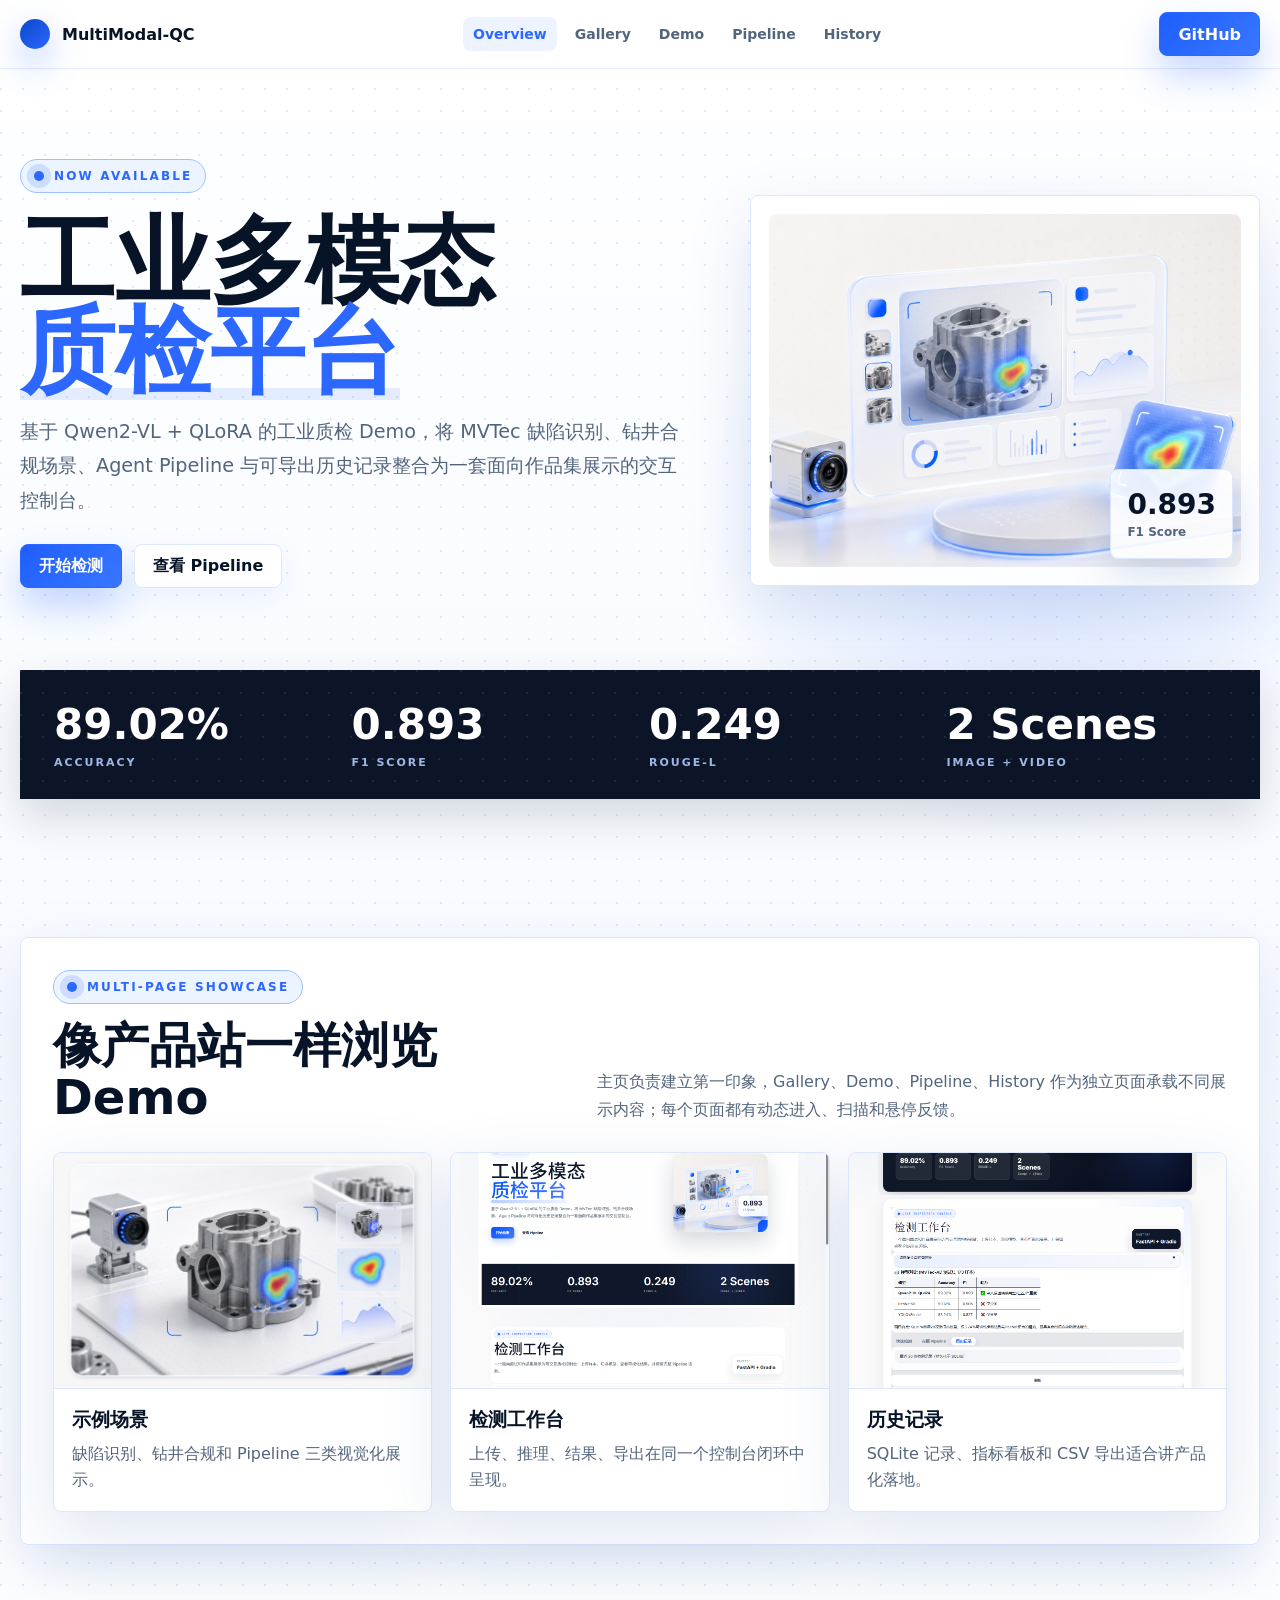
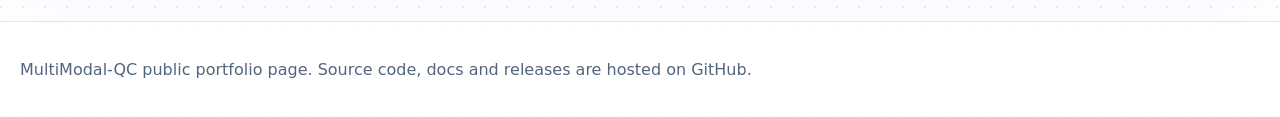
<file: docs/index.html>
<!doctype html>
<html lang="zh-CN">
<head>
  <meta charset="utf-8" />
  <meta name="viewport" content="width=device-width, initial-scale=1" />
  <title>MultiModal-QC | 工业多模态质检平台</title>
  <meta name="description" content="基于 Qwen2-VL + QLoRA 的工业多模态质检 Demo。" />
  <link rel="stylesheet" href="site.css" />
</head>
<body>
  <nav class="nav"><div class="shell nav-inner"><a class="brand" href="index.html"><span class="logo"></span><span>MultiModal-QC</span></a><div class="links"><a data-nav href="index.html">Overview</a><a data-nav href="gallery.html">Gallery</a><a data-nav href="demo.html">Demo</a><a data-nav href="pipeline.html">Pipeline</a><a data-nav href="history.html">History</a></div><a class="button primary" href="https://github.com/Iroha-P/MultiModal-QC">GitHub</a></div></nav>
  <header class="hero">
    <div class="shell">
      <div class="hero-grid">
        <div class="reveal">
          <span class="tag">Now Available</span>
          <h1>工业多模态<span class="blue-text">质检平台</span></h1>
          <p class="lead">基于 Qwen2-VL + QLoRA 的工业质检 Demo，将 MVTec 缺陷识别、钻井合规场景、Agent Pipeline 与可导出历史记录整合为一套面向作品集展示的交互控制台。</p>
          <div class="actions"><a class="button primary" href="demo.html">开始检测</a><a class="button" href="pipeline.html">查看 Pipeline</a></div>
        </div>
        <div class="hero-art reveal" data-tilt><img src="assets/demo/hero-qc.png" alt="工业质检平台首屏示意图" /><div class="score"><b>0.893</b><span>F1 Score</span></div></div>
      </div>
      <div class="metric-band reveal"><div><strong>89.02%</strong><span>Accuracy</span></div><div><strong>0.893</strong><span>F1 Score</span></div><div><strong>0.249</strong><span>Rouge-L</span></div><div><strong>2 Scenes</strong><span>Image + Video</span></div></div>
    </div>
  </header>
  <main>
    <section><div class="shell panel reveal"><div class="section-head"><div><span class="tag">Multi-page Showcase</span><h2>像产品站一样浏览 Demo</h2></div><p>主页负责建立第一印象，Gallery、Demo、Pipeline、History 作为独立页面承载不同展示内容；每个页面都有动态进入、扫描和悬停反馈。</p></div><div class="grid-3"><a class="card" href="gallery.html"><img src="assets/demo/gallery-defect.png" alt="示例场景" /><div class="card-body"><h3>示例场景</h3><p>缺陷识别、钻井合规和 Pipeline 三类视觉化展示。</p></div></a><a class="card" href="demo.html"><img src="assets/demo-gradio-inspect.png" alt="检测工作台" /><div class="card-body"><h3>检测工作台</h3><p>上传、推理、结果、导出在同一个控制台闭环中呈现。</p></div></a><a class="card" href="history.html"><img src="assets/demo-history.png" alt="历史记录" /><div class="card-body"><h3>历史记录</h3><p>SQLite 记录、指标看板和 CSV 导出适合讲产品化落地。</p></div></a></div></div></section>
  </main>
  <footer><div class="shell">MultiModal-QC public portfolio page. Source code, docs and releases are hosted on GitHub.</div></footer>
  <script src="site.js"></script>
</body>
</html>
</file>
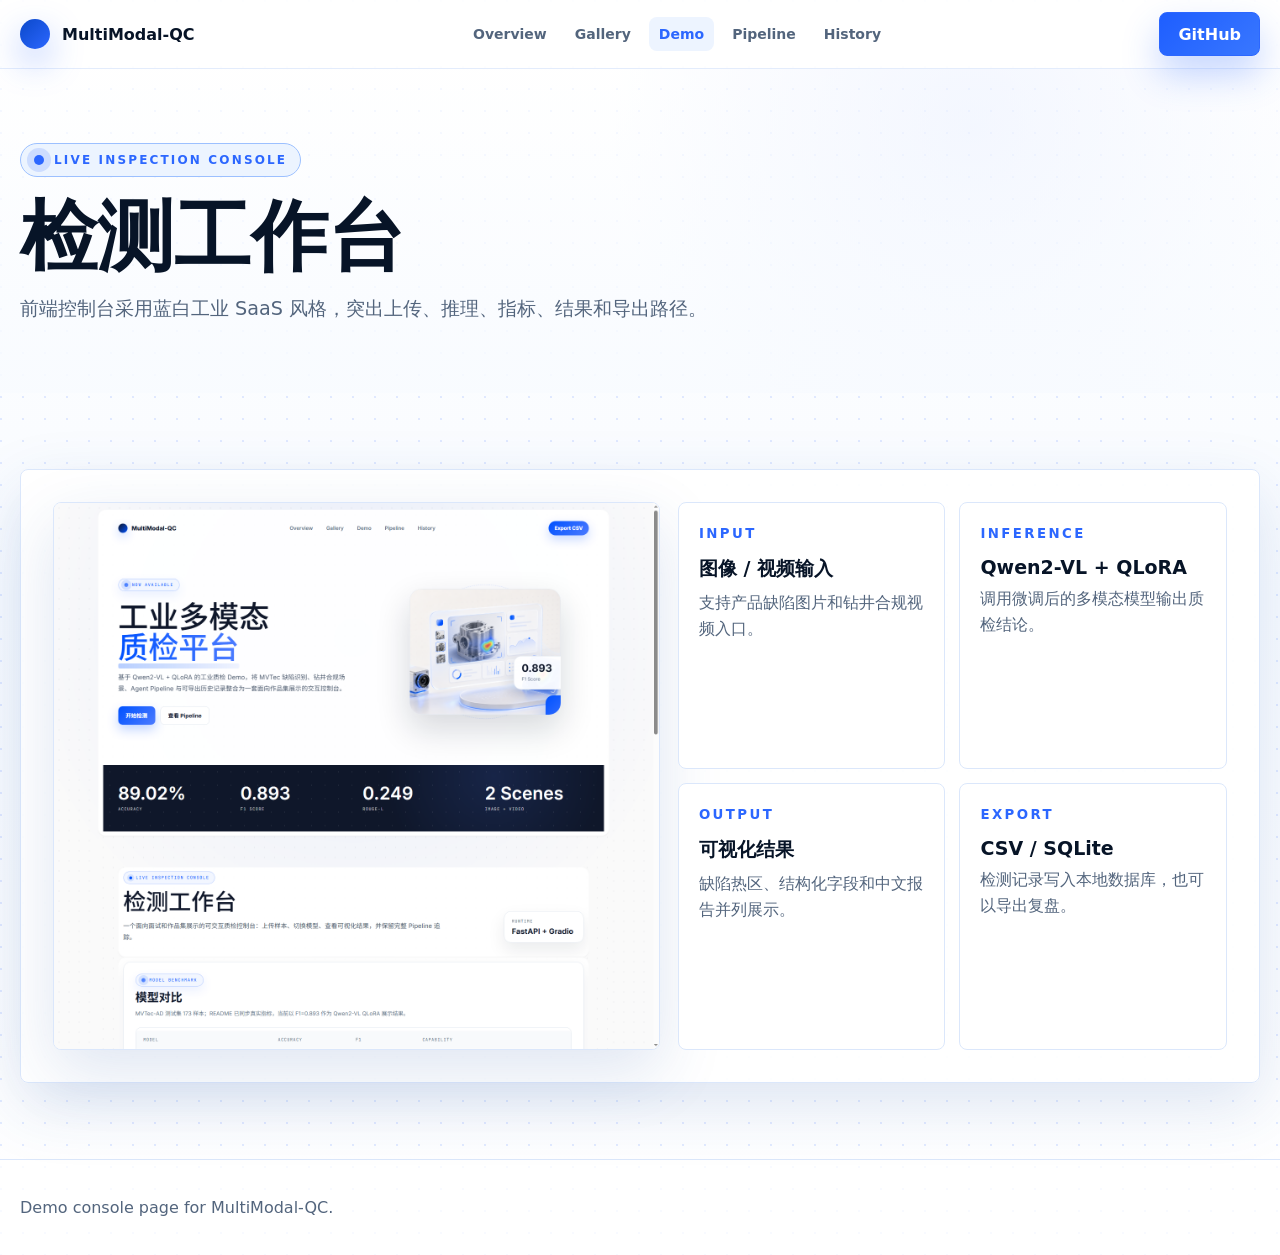
<file: docs/demo.html>
<!doctype html>
<html lang="zh-CN">
<head><meta charset="utf-8" /><meta name="viewport" content="width=device-width, initial-scale=1" /><title>Demo Console | MultiModal-QC</title><link rel="stylesheet" href="site.css" /></head>
<body>
  <nav class="nav"><div class="shell nav-inner"><a class="brand" href="index.html"><span class="logo"></span><span>MultiModal-QC</span></a><div class="links"><a data-nav href="index.html">Overview</a><a data-nav href="gallery.html">Gallery</a><a data-nav href="demo.html">Demo</a><a data-nav href="pipeline.html">Pipeline</a><a data-nav href="history.html">History</a></div><a class="button primary" href="https://github.com/Iroha-P/MultiModal-QC">GitHub</a></div></nav>
  <header class="page-hero"><div class="shell reveal"><span class="tag">Live Inspection Console</span><h1>检测工作台</h1><p class="lead">前端控制台采用蓝白工业 SaaS 风格，突出上传、推理、指标、结果和导出路径。</p></div></header>
  <main><section><div class="shell panel reveal"><div class="feature-grid"><div class="wide-shot"><img src="assets/demo-gradio-inspect.png" alt="Gradio 检测工作台截图" /></div><div class="steps"><article class="step"><small>Input</small><h3>图像 / 视频输入</h3><p>支持产品缺陷图片和钻井合规视频入口。</p></article><article class="step"><small>Inference</small><h3>Qwen2-VL + QLoRA</h3><p>调用微调后的多模态模型输出质检结论。</p></article><article class="step"><small>Output</small><h3>可视化结果</h3><p>缺陷热区、结构化字段和中文报告并列展示。</p></article><article class="step"><small>Export</small><h3>CSV / SQLite</h3><p>检测记录写入本地数据库，也可以导出复盘。</p></article></div></div></div></section></main>
  <footer><div class="shell">Demo console page for MultiModal-QC.</div></footer><script src="site.js"></script>
</body>
</html>
</file>
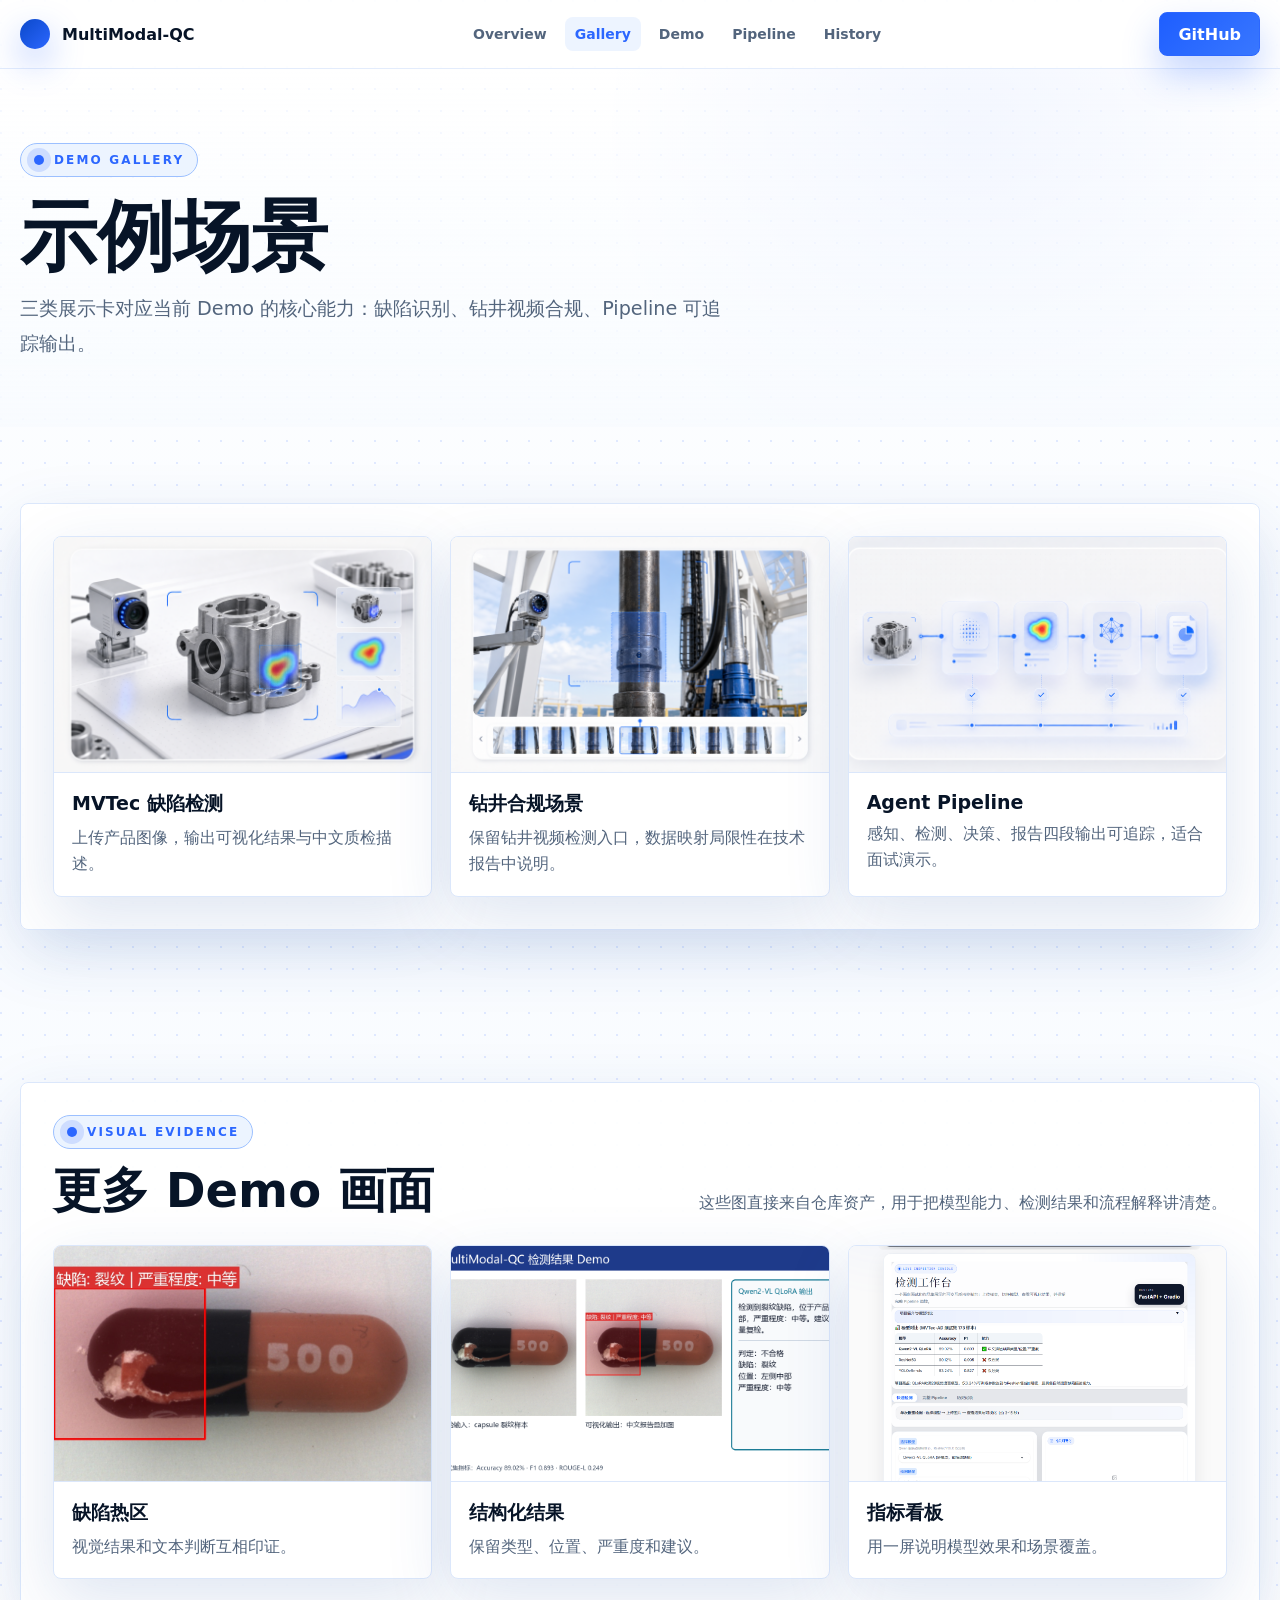
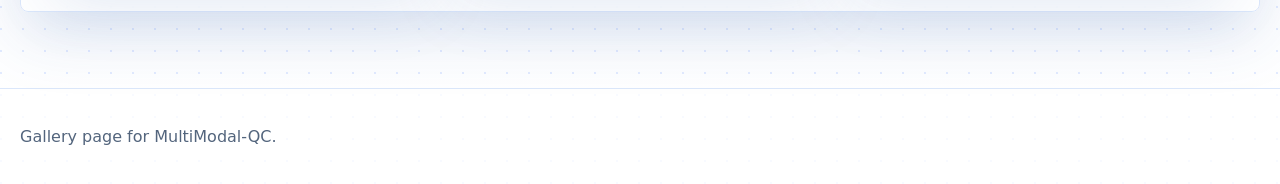
<file: docs/gallery.html>
<!doctype html>
<html lang="zh-CN">
<head><meta charset="utf-8" /><meta name="viewport" content="width=device-width, initial-scale=1" /><title>Gallery | MultiModal-QC</title><link rel="stylesheet" href="site.css" /></head>
<body>
  <nav class="nav"><div class="shell nav-inner"><a class="brand" href="index.html"><span class="logo"></span><span>MultiModal-QC</span></a><div class="links"><a data-nav href="index.html">Overview</a><a data-nav href="gallery.html">Gallery</a><a data-nav href="demo.html">Demo</a><a data-nav href="pipeline.html">Pipeline</a><a data-nav href="history.html">History</a></div><a class="button primary" href="https://github.com/Iroha-P/MultiModal-QC">GitHub</a></div></nav>
  <header class="page-hero"><div class="shell reveal"><span class="tag">Demo Gallery</span><h1>示例场景</h1><p class="lead">三类展示卡对应当前 Demo 的核心能力：缺陷识别、钻井视频合规、Pipeline 可追踪输出。</p></div></header>
  <main><section><div class="shell panel reveal"><div class="grid-3"><article class="card"><img src="assets/demo/gallery-defect.png" alt="MVTec 缺陷检测示例" /><div class="card-body"><h3>MVTec 缺陷检测</h3><p>上传产品图像，输出可视化结果与中文质检描述。</p></div></article><article class="card"><img src="assets/demo/gallery-drilling.png" alt="钻井合规场景示例" /><div class="card-body"><h3>钻井合规场景</h3><p>保留钻井视频检测入口，数据映射局限性在技术报告中说明。</p></div></article><article class="card"><img src="assets/demo/gallery-pipeline.png" alt="Agent Pipeline 示例" /><div class="card-body"><h3>Agent Pipeline</h3><p>感知、检测、决策、报告四段输出可追踪，适合面试演示。</p></div></article></div></div></section><section><div class="shell panel reveal"><div class="section-head"><div><span class="tag">Visual Evidence</span><h2>更多 Demo 画面</h2></div><p>这些图直接来自仓库资产，用于把模型能力、检测结果和流程解释讲清楚。</p></div><div class="image-stack"><article class="card"><img src="assets/demo-defect-vis.jpg" alt="缺陷热区" /><div class="card-body"><h3>缺陷热区</h3><p>视觉结果和文本判断互相印证。</p></div></article><article class="card"><img src="assets/demo-defect-result.png" alt="结构化结果" /><div class="card-body"><h3>结构化结果</h3><p>保留类型、位置、严重度和建议。</p></div></article><article class="card"><img src="assets/demo-overview-metrics.png" alt="指标看板" /><div class="card-body"><h3>指标看板</h3><p>用一屏说明模型效果和场景覆盖。</p></div></article></div></div></section></main>
  <footer><div class="shell">Gallery page for MultiModal-QC.</div></footer><script src="site.js"></script>
</body>
</html>
</file>
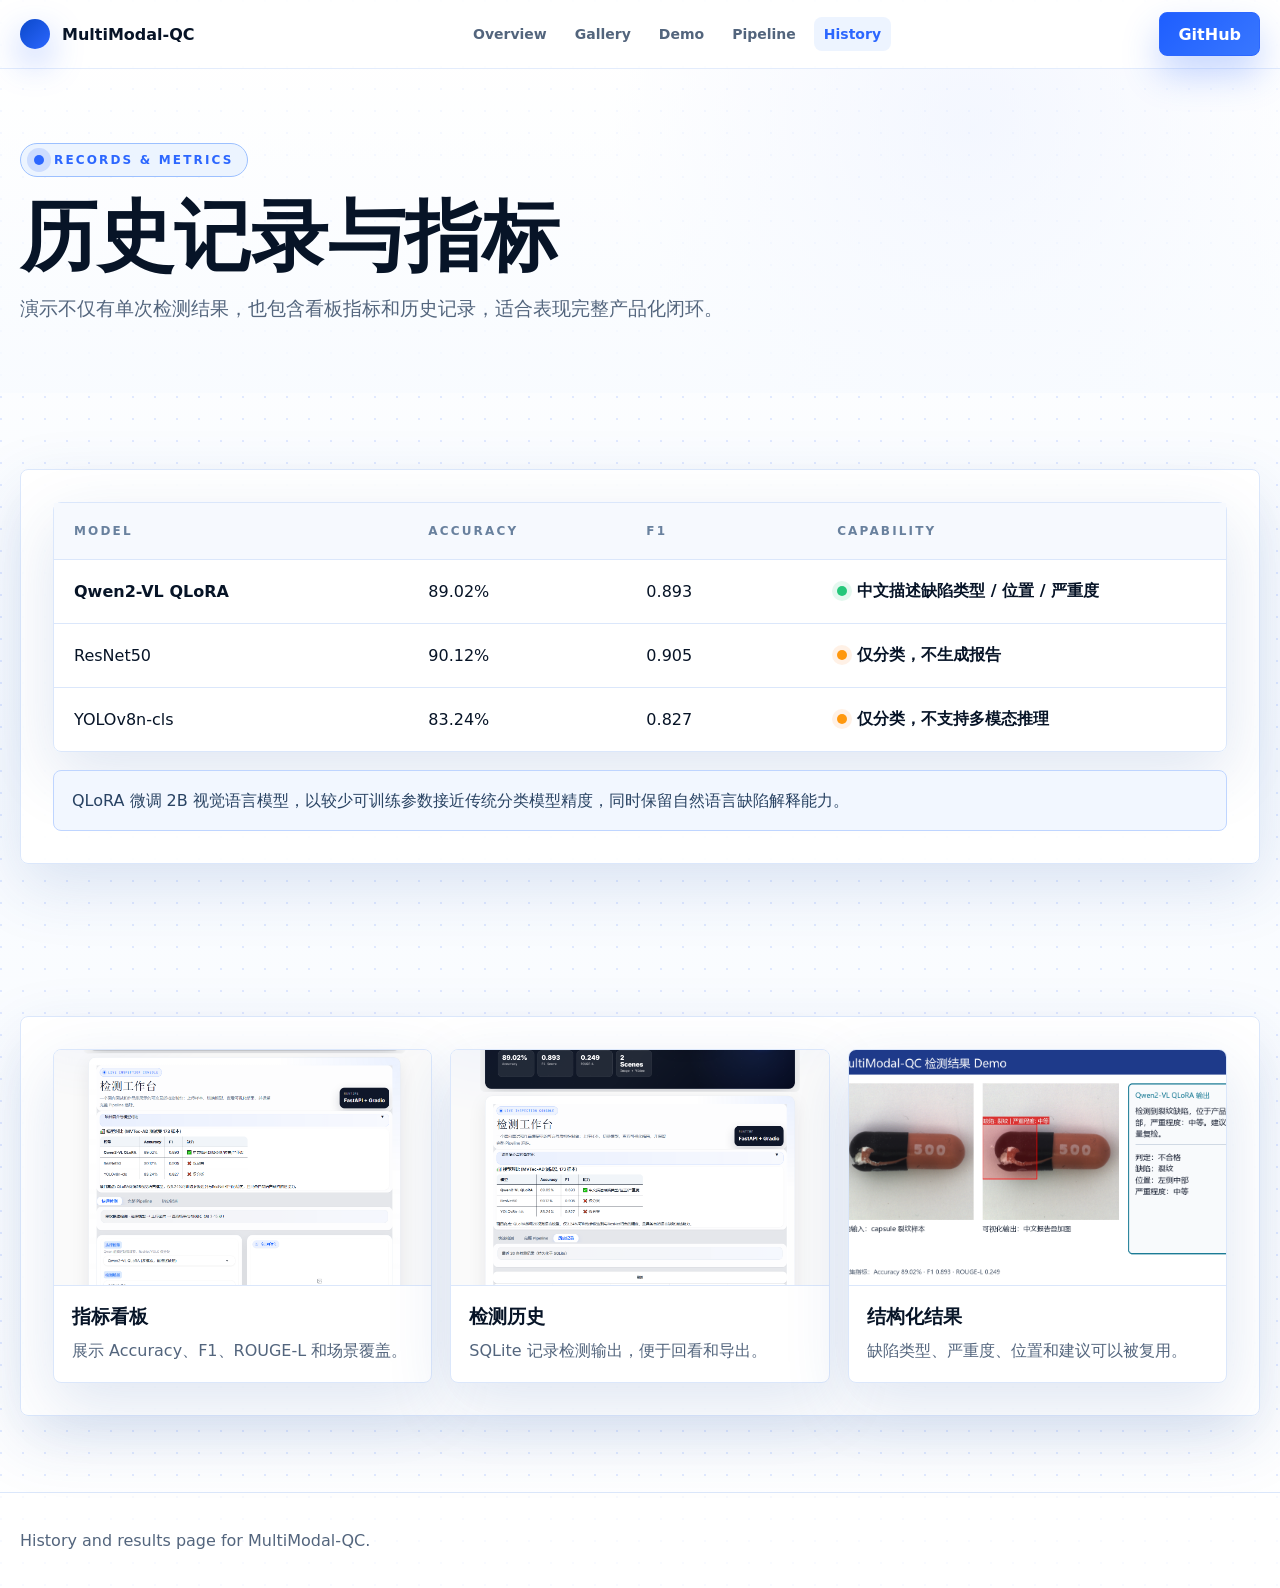
<file: docs/history.html>
<!doctype html>
<html lang="zh-CN">
<head><meta charset="utf-8" /><meta name="viewport" content="width=device-width, initial-scale=1" /><title>History & Results | MultiModal-QC</title><link rel="stylesheet" href="site.css" /></head>
<body>
  <nav class="nav"><div class="shell nav-inner"><a class="brand" href="index.html"><span class="logo"></span><span>MultiModal-QC</span></a><div class="links"><a data-nav href="index.html">Overview</a><a data-nav href="gallery.html">Gallery</a><a data-nav href="demo.html">Demo</a><a data-nav href="pipeline.html">Pipeline</a><a data-nav href="history.html">History</a></div><a class="button primary" href="https://github.com/Iroha-P/MultiModal-QC">GitHub</a></div></nav>
  <header class="page-hero"><div class="shell reveal"><span class="tag">Records & Metrics</span><h1>历史记录与指标</h1><p class="lead">演示不仅有单次检测结果，也包含看板指标和历史记录，适合表现完整产品化闭环。</p></div></header>
  <main><section><div class="shell panel reveal"><div class="table"><div class="row header"><div class="cell">Model</div><div class="cell">Accuracy</div><div class="cell">F1</div><div class="cell">Capability</div></div><div class="row"><div class="cell"><b>Qwen2-VL QLoRA</b></div><div class="cell">89.02%</div><div class="cell">0.893</div><div class="cell"><span class="status">中文描述缺陷类型 / 位置 / 严重度</span></div></div><div class="row"><div class="cell">ResNet50</div><div class="cell">90.12%</div><div class="cell">0.905</div><div class="cell"><span class="status warn">仅分类，不生成报告</span></div></div><div class="row"><div class="cell">YOLOv8n-cls</div><div class="cell">83.24%</div><div class="cell">0.827</div><div class="cell"><span class="status warn">仅分类，不支持多模态推理</span></div></div></div><div class="note">QLoRA 微调 2B 视觉语言模型，以较少可训练参数接近传统分类模型精度，同时保留自然语言缺陷解释能力。</div></div></section><section><div class="shell panel reveal"><div class="image-stack"><article class="card"><img src="assets/demo-overview-metrics.png" alt="指标看板截图" /><div class="card-body"><h3>指标看板</h3><p>展示 Accuracy、F1、ROUGE-L 和场景覆盖。</p></div></article><article class="card"><img src="assets/demo-history.png" alt="检测历史记录截图" /><div class="card-body"><h3>检测历史</h3><p>SQLite 记录检测输出，便于回看和导出。</p></div></article><article class="card"><img src="assets/demo-defect-result.png" alt="结构化检测结果" /><div class="card-body"><h3>结构化结果</h3><p>缺陷类型、严重度、位置和建议可以被复用。</p></div></article></div></div></section></main>
  <footer><div class="shell">History and results page for MultiModal-QC.</div></footer><script src="site.js"></script>
</body>
</html>
</file>
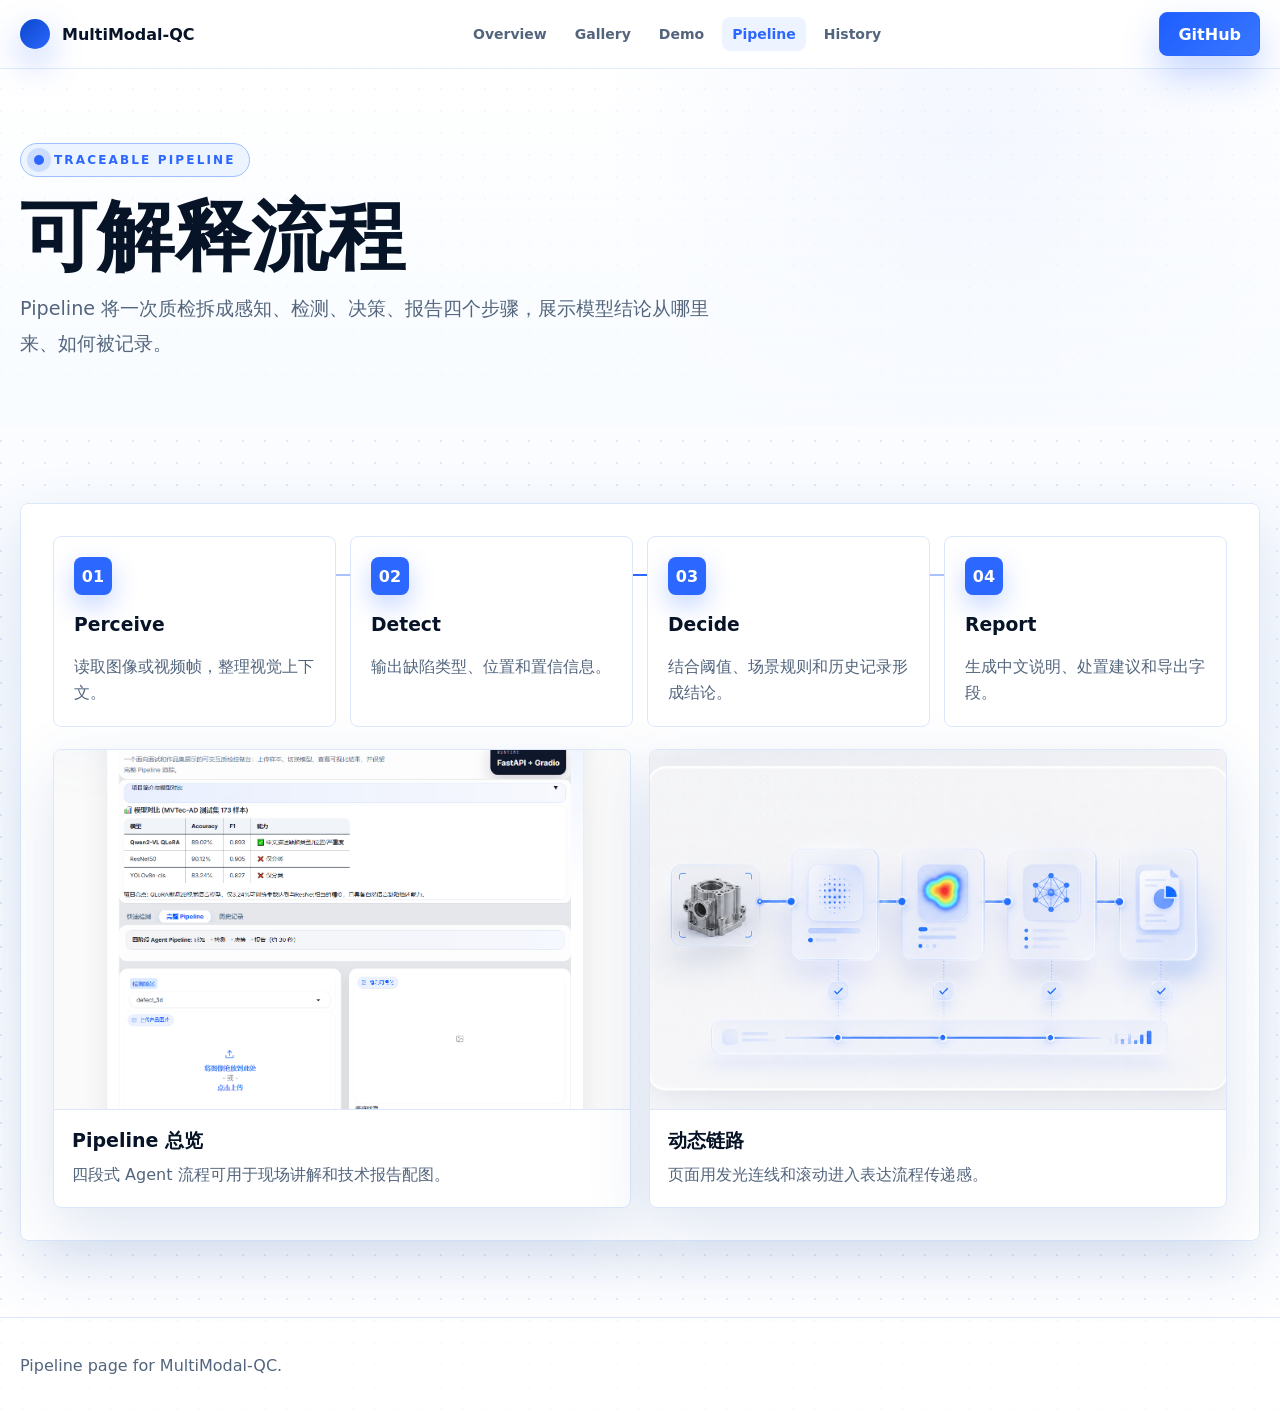
<file: docs/pipeline.html>
<!doctype html>
<html lang="zh-CN">
<head><meta charset="utf-8" /><meta name="viewport" content="width=device-width, initial-scale=1" /><title>Pipeline | MultiModal-QC</title><link rel="stylesheet" href="site.css" /></head>
<body>
  <nav class="nav"><div class="shell nav-inner"><a class="brand" href="index.html"><span class="logo"></span><span>MultiModal-QC</span></a><div class="links"><a data-nav href="index.html">Overview</a><a data-nav href="gallery.html">Gallery</a><a data-nav href="demo.html">Demo</a><a data-nav href="pipeline.html">Pipeline</a><a data-nav href="history.html">History</a></div><a class="button primary" href="https://github.com/Iroha-P/MultiModal-QC">GitHub</a></div></nav>
  <header class="page-hero"><div class="shell reveal"><span class="tag">Traceable Pipeline</span><h1>可解释流程</h1><p class="lead">Pipeline 将一次质检拆成感知、检测、决策、报告四个步骤，展示模型结论从哪里来、如何被记录。</p></div></header>
  <main><section><div class="shell panel reveal"><div class="flow"><article class="flow-node"><b>01</b><h3>Perceive</h3><p>读取图像或视频帧，整理视觉上下文。</p></article><article class="flow-node"><b>02</b><h3>Detect</h3><p>输出缺陷类型、位置和置信信息。</p></article><article class="flow-node"><b>03</b><h3>Decide</h3><p>结合阈值、场景规则和历史记录形成结论。</p></article><article class="flow-node"><b>04</b><h3>Report</h3><p>生成中文说明、处置建议和导出字段。</p></article></div><div class="grid-2"><article class="card"><img src="assets/demo-pipeline.png" alt="Agent Pipeline 流程图" /><div class="card-body"><h3>Pipeline 总览</h3><p>四段式 Agent 流程可用于现场讲解和技术报告配图。</p></div></article><article class="card"><img src="assets/demo/gallery-pipeline.png" alt="Pipeline 展示图" /><div class="card-body"><h3>动态链路</h3><p>页面用发光连线和滚动进入表达流程传递感。</p></div></article></div></div></section></main>
  <footer><div class="shell">Pipeline page for MultiModal-QC.</div></footer><script src="site.js"></script>
</body>
</html>
</file>
<file: docs/site.css>
:root {
  color-scheme: light;
  --bg: #f8fbff;
  --ink: #071427;
  --muted: #53657d;
  --line: #dbe7fb;
  --blue: #2c67ff;
  --blue-2: #74a7ff;
  --green: #25c77a;
  --orange: #ff980e;
  --panel: rgba(255, 255, 255, 0.92);
  --dark: #0c1427;
  --shadow: 0 22px 64px rgba(37, 86, 166, 0.15);
}

* { box-sizing: border-box; }
html { scroll-behavior: smooth; }
body {
  margin: 0;
  color: var(--ink);
  font-family: Inter, ui-sans-serif, system-ui, -apple-system, BlinkMacSystemFont, "Segoe UI", sans-serif;
  letter-spacing: 0;
  overflow-x: hidden;
  background:
    radial-gradient(circle at 1px 1px, rgba(44, 103, 255, 0.13) 1px, transparent 0) 0 0 / 22px 22px,
    linear-gradient(180deg, #fff 0%, var(--bg) 48%, #fff 100%);
}

a { color: inherit; text-decoration: none; }
img { display: block; max-width: 100%; }
.shell { width: min(1240px, calc(100% - 36px)); margin: 0 auto; }

.nav {
  position: sticky;
  top: 0;
  z-index: 30;
  border-bottom: 1px solid rgba(219, 231, 251, 0.78);
  background: rgba(255, 255, 255, 0.82);
  backdrop-filter: blur(18px);
}
.nav-inner {
  height: 68px;
  display: flex;
  align-items: center;
  justify-content: space-between;
  gap: 18px;
}
.brand {
  display: inline-flex;
  align-items: center;
  gap: 12px;
  font-weight: 900;
  min-width: 0;
}
.logo {
  width: 30px;
  height: 30px;
  border-radius: 50%;
  background: linear-gradient(135deg, #0b49ca, var(--blue));
  box-shadow: 0 14px 34px rgba(44, 103, 255, 0.36);
}
.links { display: flex; align-items: center; gap: 8px; color: var(--muted); font-size: 14px; font-weight: 800; }
.links a { padding: 9px 10px; border-radius: 8px; }
.links a:hover, .links a.active { background: #edf4ff; color: var(--blue); }

.button {
  min-height: 44px;
  display: inline-flex;
  align-items: center;
  justify-content: center;
  padding: 0 18px;
  border-radius: 8px;
  border: 1px solid var(--line);
  background: #fff;
  color: var(--ink);
  font-weight: 900;
  box-shadow: 0 10px 30px rgba(44, 103, 255, 0.08);
}
.button.primary {
  color: #fff;
  border-color: var(--blue);
  background: linear-gradient(135deg, #1e5eff, #3977ff);
  box-shadow: 0 18px 36px rgba(44, 103, 255, 0.28);
}

.tag {
  display: inline-flex;
  align-items: center;
  gap: 10px;
  max-width: 100%;
  padding: 8px 13px;
  border: 1px solid #9cc0ff;
  border-radius: 999px;
  color: var(--blue);
  background: rgba(234, 243, 255, 0.9);
  font-size: 12px;
  font-weight: 900;
  letter-spacing: 0.18em;
  text-transform: uppercase;
  line-height: 1.35;
}
.tag::before {
  content: "";
  width: 10px;
  height: 10px;
  border-radius: 50%;
  background: var(--blue);
  box-shadow: 0 0 0 7px rgba(44, 103, 255, 0.16);
}

.hero {
  min-height: 88vh;
  display: grid;
  align-items: center;
  padding: 74px 0 46px;
  position: relative;
  overflow: hidden;
}
.hero::before {
  content: "";
  position: absolute;
  inset: 8% -10% auto auto;
  width: 58vw;
  height: 58vw;
  max-width: 760px;
  max-height: 760px;
  background: radial-gradient(circle, rgba(44, 103, 255, 0.16), transparent 64%);
  animation: drift 8s ease-in-out infinite alternate;
  pointer-events: none;
}
.hero-grid {
  position: relative;
  display: grid;
  grid-template-columns: minmax(0, 0.95fr) minmax(360px, 0.72fr);
  gap: 58px;
  align-items: center;
}
.hero-grid > * { min-width: 0; }
h1 {
  margin: 24px 0 18px;
  max-width: 760px;
  font-size: clamp(48px, 7.4vw, 104px);
  line-height: 0.95;
  letter-spacing: 0;
}
.blue-text {
  color: var(--blue);
  display: block;
  text-decoration: underline;
  text-decoration-thickness: 12px;
  text-decoration-color: rgba(44, 103, 255, 0.11);
  text-underline-offset: 4px;
}
.lead {
  max-width: 720px;
  margin: 0 0 26px;
  color: var(--muted);
  font-size: clamp(17px, 1.5vw, 20px);
  line-height: 1.8;
  overflow-wrap: anywhere;
}
.actions { display: flex; flex-wrap: wrap; gap: 12px; margin-bottom: 34px; }

.hero-art, .panel, .card, .wide-shot, .step, .table {
  border: 1px solid var(--line);
  border-radius: 8px;
  background: var(--panel);
  box-shadow: var(--shadow);
}
.hero-art {
  position: relative;
  padding: 18px;
  overflow: hidden;
}
.hero-art::before {
  content: "";
  position: absolute;
  inset: 18px;
  border-radius: 8px;
  background: linear-gradient(120deg, transparent 0 42%, rgba(44, 103, 255, 0.18) 50%, transparent 58% 100%);
  transform: translateX(-130%);
  animation: scan 4.4s ease-in-out infinite;
  pointer-events: none;
  z-index: 2;
}
.hero-art img {
  width: 100%;
  aspect-ratio: 4 / 3;
  object-fit: cover;
  border-radius: 8px;
  transition: transform 500ms ease;
}
.hero-art:hover img { transform: scale(1.025); }
.score {
  position: absolute;
  right: 26px;
  bottom: 26px;
  min-width: 112px;
  padding: 18px 16px;
  border-radius: 8px;
  border: 1px solid var(--line);
  background: rgba(255, 255, 255, 0.88);
  box-shadow: 0 16px 44px rgba(37, 86, 166, 0.18);
  z-index: 3;
}
.score b { display: block; font-size: 28px; }
.score span { color: var(--muted); font-size: 12px; font-weight: 900; }

.metric-band {
  margin-top: 48px;
  padding: 30px 34px;
  background:
    radial-gradient(circle at 1px 1px, rgba(255, 255, 255, 0.08) 1px, transparent 0) 0 0 / 22px 22px,
    var(--dark);
  color: #fff;
  display: grid;
  grid-template-columns: repeat(4, minmax(0, 1fr));
  gap: 18px;
  box-shadow: 0 18px 42px rgba(10, 22, 43, 0.15);
}
.metric-band strong { display: block; font-size: clamp(28px, 3.4vw, 42px); }
.metric-band span {
  display: block;
  margin-top: 7px;
  color: #9fb8e5;
  font-size: 11px;
  font-weight: 900;
  letter-spacing: 0.18em;
  text-transform: uppercase;
}

section { padding: 76px 0; }
.panel { padding: 32px; }
.section-head {
  display: flex;
  align-items: end;
  justify-content: space-between;
  gap: 28px;
  margin-bottom: 28px;
}
h2 { margin: 16px 0 0; font-size: clamp(30px, 4vw, 48px); line-height: 1.08; letter-spacing: 0; }
.section-head p { max-width: 630px; margin: 0; color: var(--muted); line-height: 1.75; }

.grid-3, .image-stack { display: grid; grid-template-columns: repeat(3, minmax(0, 1fr)); gap: 18px; }
.grid-2 { display: grid; grid-template-columns: repeat(2, minmax(0, 1fr)); gap: 18px; }
.feature-grid { display: grid; grid-template-columns: 1.05fr 0.95fr; gap: 18px; align-items: stretch; }
.steps { display: grid; grid-template-columns: repeat(2, minmax(0, 1fr)); gap: 14px; }
.card, .wide-shot { overflow: hidden; background: #fff; }
.card img { width: 100%; aspect-ratio: 16 / 10; object-fit: cover; border-bottom: 1px solid var(--line); background: #f7fbff; transition: transform 500ms ease; }
.card:hover img { transform: scale(1.035); }
.card-body { padding: 18px; }
.card h3, .step h3 { margin: 0 0 8px; font-size: 19px; }
.card p, .step p { margin: 0; color: var(--muted); line-height: 1.65; }
.wide-shot img { width: 100%; height: 100%; min-height: 340px; object-fit: cover; }
.step { background: #fff; padding: 20px; min-height: 164px; box-shadow: none; }
.step small { color: var(--blue); font-weight: 900; letter-spacing: 0.18em; text-transform: uppercase; }
.step h3 { margin-top: 14px; }

.flow {
  position: relative;
  display: grid;
  grid-template-columns: repeat(4, minmax(0, 1fr));
  gap: 14px;
  margin-bottom: 22px;
}
.flow::before {
  content: "";
  position: absolute;
  left: 8%;
  right: 8%;
  top: 38px;
  height: 2px;
  background: linear-gradient(90deg, transparent, var(--blue), transparent);
  animation: pulse-line 2.6s ease-in-out infinite;
}
.flow-node {
  position: relative;
  z-index: 1;
  background: #fff;
  border: 1px solid var(--line);
  border-radius: 8px;
  padding: 20px;
  min-height: 180px;
}
.flow-node b {
  width: 38px;
  height: 38px;
  display: grid;
  place-items: center;
  border-radius: 8px;
  color: #fff;
  background: var(--blue);
  margin-bottom: 18px;
  box-shadow: 0 10px 26px rgba(44, 103, 255, 0.28);
}
.flow-node p { color: var(--muted); line-height: 1.65; margin: 0; }

.row {
  display: grid;
  grid-template-columns: 1.3fr 0.8fr 0.7fr 1.5fr;
  align-items: center;
  min-height: 64px;
  border-top: 1px solid var(--line);
}
.row:first-child { border-top: 0; }
.row.header { min-height: 56px; background: #f6f9fe; color: #69819e; font-size: 12px; font-weight: 900; letter-spacing: 0.18em; text-transform: uppercase; }
.cell { padding: 16px 20px; }
.status { display: inline-flex; align-items: center; gap: 10px; font-weight: 800; }
.status::before { content: ""; width: 10px; height: 10px; border-radius: 50%; background: var(--green); box-shadow: 0 0 0 5px rgba(38, 199, 123, 0.12); }
.status.warn::before { background: var(--orange); box-shadow: 0 0 0 5px rgba(255, 138, 52, 0.12); }
.note { margin-top: 18px; border: 1px solid #bfd5ff; border-radius: 8px; background: #f2f7ff; color: #294363; line-height: 1.7; padding: 16px 18px; }

.page-hero {
  padding: 74px 0 40px;
  background:
    linear-gradient(180deg, rgba(255, 255, 255, 0.62), rgba(248, 251, 255, 0.88)),
    radial-gradient(circle at 76% 18%, rgba(44, 103, 255, 0.14), transparent 36%);
}
.page-hero h1 { font-size: clamp(44px, 6vw, 82px); }

.reveal {
  opacity: 1;
  transform: translateY(0);
  animation: fade-up 720ms ease both;
}
.reveal.in-view { opacity: 1; transform: translateY(0); }

footer { border-top: 1px solid var(--line); padding: 38px 0; color: var(--muted); background: rgba(255, 255, 255, 0.75); }

@keyframes scan { 0%, 36% { transform: translateX(-130%); } 64%, 100% { transform: translateX(130%); } }
@keyframes drift { from { transform: translate3d(0, 0, 0); } to { transform: translate3d(-38px, 28px, 0); } }
@keyframes pulse-line { 0%, 100% { opacity: 0.25; } 50% { opacity: 1; } }
@keyframes fade-up { from { opacity: 1; transform: translateY(18px); } to { opacity: 1; transform: translateY(0); } }

@media (prefers-reduced-motion: reduce) {
  *, *::before, *::after { animation: none !important; transition: none !important; }
  .reveal { opacity: 1; transform: none; }
}

@media (max-width: 980px) {
  .hero-grid, .feature-grid { grid-template-columns: 1fr; }
  .metric-band, .grid-3, .image-stack, .flow { grid-template-columns: repeat(2, minmax(0, 1fr)); }
  .links { display: none; }
  .section-head { display: block; }
  .section-head p { margin-top: 14px; }
  .flow::before { display: none; }
}

@media (max-width: 620px) {
  .shell { width: calc(100vw - 24px); max-width: calc(100vw - 24px); }
  .nav-inner { height: 58px; }
  .nav .button { display: none; }
  .hero { padding-top: 42px; }
  .hero-grid { gap: 28px; }
  h1 { font-size: 34px; line-height: 1.02; }
  .blue-text { text-decoration-thickness: 8px; }
  .lead { max-width: 318px; font-size: 16px; line-height: 1.72; word-break: break-all; }
  .tag { letter-spacing: 0.12em; }
  .actions .button { width: 100%; }
  .hero-art { padding: 10px; }
  .score { display: none; }
  .metric-band, .grid-3, .grid-2, .steps, .image-stack, .flow { grid-template-columns: 1fr; }
  .metric-band { padding: 24px; }
  .panel { padding: 22px; overflow: hidden; }
  .row { grid-template-columns: 1fr; gap: 0; padding: 12px 0; }
  .row.header { display: none; }
  .cell { padding: 8px 16px; }
  .wide-shot img { min-height: 240px; }
  section { padding: 52px 0; }
}
</file>
